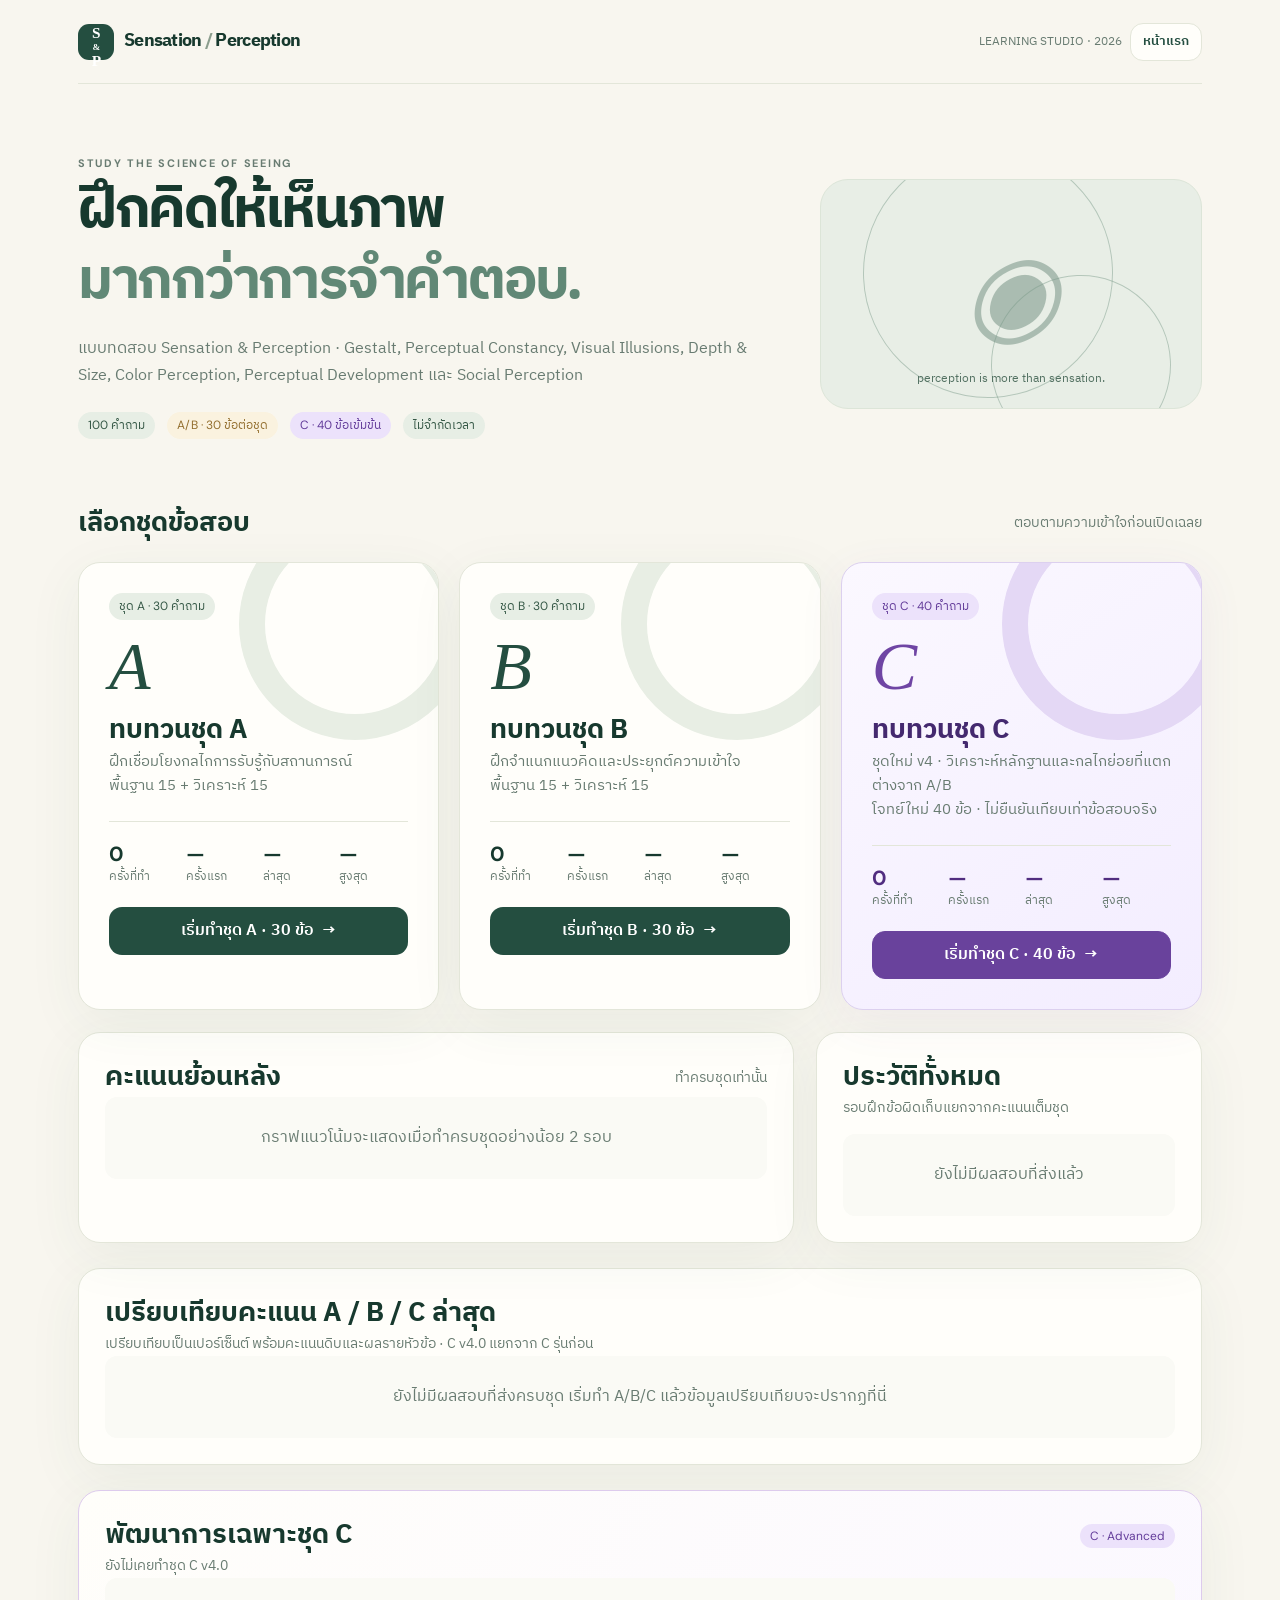
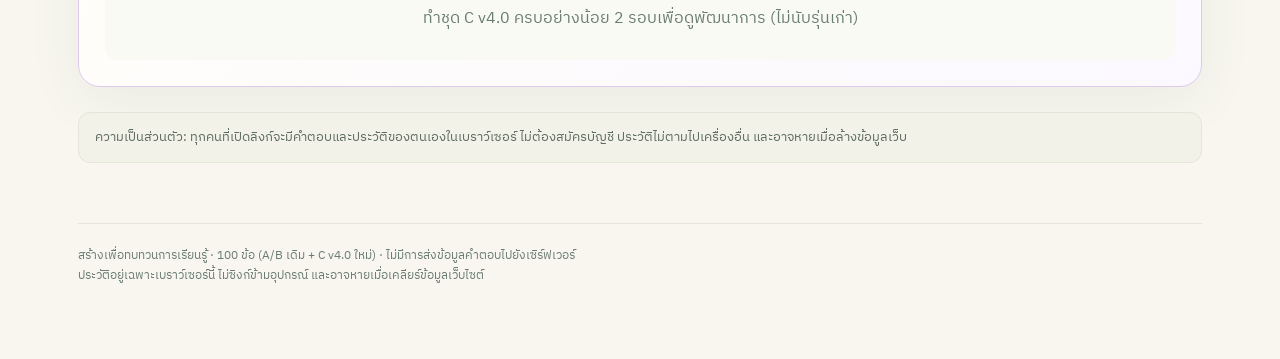
<file: sp-review-2026/index.html>
<!doctype html><html lang="th"><head><meta charset="utf-8"><meta name="viewport" content="width=device-width,initial-scale=1,viewport-fit=cover"><meta name="theme-color" content="#f8f6ef"><meta name="description" content="แบบฝึกหัด Sensation & Perception ชุด A/B และชุด C v4 ใหม่ 100 ข้อ พร้อมเฉลยเชิงกลไกและกราฟวิเคราะห์การเรียนรู้ บันทึกส่วนตัวในเครื่อง"><title>S&P Review · ฝึกคิดให้เห็นภาพ</title><link rel="stylesheet" href="./styles.css"></head><body><div id="app"><div class="boot">กำลังเตรียมข้อสอบ…</div></div><script src="./app.js" defer></script></body></html>
</file>
<file: sp-review-2026/styles.css>
@import url('https://fonts.googleapis.com/css2?family=IBM+Plex+Sans+Thai:wght@400;500;600;700&family=DM+Sans:wght@400;500;600;700&display=swap');
:root{--bg:#f8f6ef;--paper:#fffefa;--primary:#244e40;--deep:#17392e;--muted:#697c72;--mint:#ebf2e9;--soft:#f3f2e9;--border:#e3e6d9;--gold:#ca9b48;--red:#b55755;--blue:#6b8dab;--shadow:0 14px 55px #35594710;--radius:22px;--sans:'IBM Plex Sans Thai','Noto Sans Thai',Tahoma,sans-serif}
*{box-sizing:border-box}html{font-size:16px;scroll-behavior:smooth}body{margin:0;color:#293c33;background:var(--bg);font-family:var(--sans);line-height:1.65}button,input{font:inherit}button{cursor:pointer}button:disabled{cursor:not-allowed;opacity:.44}button:focus-visible,[tabindex]:focus-visible{outline:3px solid #b3a063;outline-offset:3px}h1,h2,h3,p{margin:0}h1{font-size:clamp(1.85rem,4.4vw,3.6rem);line-height:1.25;letter-spacing:-.04em;color:var(--deep)}h2{font-size:clamp(1.2rem,2.6vw,1.7rem);line-height:1.4;color:var(--deep)}h3{font-size:1.03rem;color:var(--deep)}.serif{font-family:Georgia,serif}.num{font-family:'DM Sans',system-ui,sans-serif;font-variant-numeric:tabular-nums}.muted{color:var(--muted)}.subtle{font-size:.86rem;color:var(--muted)}.kicker{text-transform:uppercase;letter-spacing:.16em;font:bold .68rem 'DM Sans',sans-serif;color:var(--muted)}.shell{max-width:1180px;margin:auto;padding:0 28px 72px}.top{height:84px;display:flex;justify-content:space-between;align-items:center;gap:18px;border-bottom:1px solid var(--border)}.brand{display:flex;align-items:center;gap:10px;font-size:1.12rem;font-weight:700;color:var(--deep);letter-spacing:-.04em}.mark{background:var(--primary);color:white;width:36px;height:36px;display:grid;place-items:center;border-radius:11px;font:700 .96rem Georgia}.top-right{display:flex;gap:8px;align-items:center}.top-tiny{font-size:.76rem;color:var(--muted)}.btn{display:inline-flex;align-items:center;justify-content:center;gap:8px;border-radius:13px;border:1px solid transparent;min-height:44px;padding:10px 17px;background:var(--primary);color:white;font-weight:600;transition:transform .15s,background .15s;text-align:center;white-space:normal}.btn:hover:not(:disabled){transform:translateY(-1px);background:var(--deep)}.btn.secondary{background:var(--paper);color:var(--primary);border-color:var(--border)}.btn.secondary:hover{background:#edf1e8}.btn.soft{background:#e6eee6;color:var(--deep)}.btn.ghost{background:transparent;color:var(--primary)}.btn.danger{background:#fff0ed;color:#9d4948;border:1px solid #eccac4}.btn.sm{min-height:38px;font-size:.83rem;padding:6px 12px}.btn.full{width:100%}.row{display:flex;align-items:center;gap:12px}.between{justify-content:space-between}.wrap{flex-wrap:wrap}.stack{display:flex;flex-direction:column;gap:16px}.hero{display:grid;grid-template-columns:1.3fr .7fr;gap:32px;padding:66px 0 34px;align-items:center}.hero-desc{font-size:1.03rem;color:var(--muted);max-width:690px;margin-top:18px}.hero-art{min-height:230px;background:#e8eee6;border:1px solid #dce5d8;border-radius:28px;position:relative;overflow:hidden;display:flex;align-items:center;justify-content:center}.orb{position:absolute;border:1px solid #78988877;border-radius:100%;width:250px;height:250px;transform:rotate(-24deg);left:42px;top:-32px}.orb:nth-child(2){width:180px;height:180px;left:170px;top:95px}.hero-glyph{font:italic 110px Georgia,serif;color:#27534152;line-height:1}.hero-quote{position:absolute;bottom:19px;font-size:.77rem;color:#537162}.section-head{margin:32px 0 19px}.cards{display:grid;grid-template-columns:repeat(2,minmax(0,1fr));gap:20px}.card{background:var(--paper);border:1px solid var(--border);border-radius:var(--radius);padding:26px;box-shadow:var(--shadow)}.set-card{position:relative;overflow:hidden;padding:30px}.set-card:before{content:'';position:absolute;right:-33px;top:-55px;width:180px;height:180px;border-radius:100%;border:26px solid #e8eee4}.set-letter{font:italic 68px Georgia,serif;color:var(--primary);line-height:1;margin:12px 0}.set-card p{color:var(--muted);font-size:.91rem}.stats{display:grid;grid-template-columns:repeat(4,minmax(0,1fr));gap:8px;margin:23px 0 20px;border-top:1px solid var(--border);padding-top:19px}.stat>div:first-child{font:700 1.28rem 'DM Sans',system-ui,sans-serif;color:var(--deep)}.stat>div:last-child{font-size:.75rem;color:var(--muted)}.tag{display:inline-flex;align-items:center;border-radius:30px;background:#e7eee5;padding:4px 10px;font:.75rem 'DM Sans',var(--sans);color:#355846}.tag.gold{background:#faf2df;color:#936f2f}.split-section{display:grid;grid-template-columns:1.3fr .7fr;gap:22px;margin-top:22px}.history{display:flex;flex-direction:column;gap:10px}.history-item{display:flex;align-items:center;justify-content:space-between;gap:10px;background:#fafaf4;border:1px solid var(--border);border-radius:12px;padding:12px 14px;text-align:left;width:100%;color:inherit}.history-item:hover{background:var(--mint)}.history-item .score{font-weight:700;color:var(--primary)}.dot{display:inline-block;width:9px;height:9px;border-radius:100%;background:var(--primary);margin-right:7px}.dot.b{background:#9d8057}.notice{font-size:.84rem;background:var(--soft);border:1px solid var(--border);padding:13px 16px;border-radius:12px;color:#5d6c61}.resume{margin-top:18px;background:#e8f0e7;border:1px solid #c4d8c8;border-radius:17px;padding:18px;display:flex;justify-content:space-between;align-items:center;gap:15px}.progress{height:8px;background:#e4e9df;border-radius:30px;overflow:hidden}.progress>div{height:100%;background:#4d8d72;transition:width .2s}.quiz-head{margin:32px 0 24px;display:flex;align-items:flex-start;gap:16px;justify-content:space-between}.quiz-layout{display:grid;grid-template-columns:minmax(0,1fr) 288px;gap:20px;align-items:start}.q-card{padding:30px}.question-num{font:.77rem 'DM Sans',sans-serif;color:var(--muted);letter-spacing:.11em;text-transform:uppercase}.question{font-size:clamp(1.13rem,2.1vw,1.38rem);font-weight:600;color:var(--deep);line-height:1.65;margin:17px 0 24px}.answers{display:grid;gap:11px}.answer{width:100%;display:flex;align-items:center;gap:14px;text-align:left;min-height:68px;padding:14px 16px;background:#fffefa;border:1.5px solid #dee4dc;border-radius:15px;color:#293c33;line-height:1.55}.answer:hover{background:#f4f8f2;border-color:#98b5a3}.answer.selected{background:#edf5eb;border-color:#3e8064;box-shadow:inset 0 0 0 1px #3e8064}.answer .letter{flex:none;width:32px;height:32px;border-radius:9px;background:#ecf0e9;display:grid;place-items:center;font-weight:700;color:var(--primary)}.answer.selected .letter{background:var(--primary);color:white}.confidence{background:#f7f7ef;border:1px solid var(--border);border-radius:14px;margin-top:23px;padding:16px}.conf-options{display:flex;gap:7px;flex-wrap:wrap;margin-top:10px}.chip{border:1px solid #dce3d8;background:white;color:#526b5e;border-radius:100px;padding:7px 13px;min-height:39px;font-size:.83rem}.chip.active{background:var(--primary);color:white;border-color:var(--primary)}.q-actions{display:flex;justify-content:space-between;gap:10px;margin-top:24px}.sidebar{position:sticky;top:20px;padding:20px}.sidebar h3{margin-bottom:6px}.q-grid{display:grid;grid-template-columns:repeat(6,minmax(0,1fr));gap:7px;margin:20px 0}.q-nav{height:39px;min-width:0;border-radius:9px;border:1px solid #dce3d8;background:#fafaf5;color:var(--muted);position:relative;font:.8rem 'DM Sans',sans-serif}.q-nav.done{background:#dbeae0;border-color:#b5d0bd;color:#215740}.q-nav.current{box-shadow:inset 0 0 0 2px #275b49;border-color:#275b49;color:#17392e}.q-nav .small-mark{position:absolute;top:-5px;right:-4px;background:#d3a451;color:white;border-radius:10px;font-size:9px;min-width:13px;height:13px;line-height:13px}.legend{display:flex;flex-wrap:wrap;gap:10px;color:var(--muted);font-size:.72rem}.legend span:before{content:'';display:inline-block;width:9px;height:9px;border-radius:3px;background:#dbeae0;margin-right:5px}.legend span:nth-child(2):before{background:#fafaf5;border:1px solid #ccd8cf}.legend span:nth-child(3):before{background:#d3a451}.banner{padding:10px 15px;background:#fff5dd;border:1px solid #efd8a3;border-radius:10px;color:#805d26;margin-top:14px;font-size:.85rem}.results-hero{text-align:center;padding:34px 24px;background:var(--paper);border:1px solid var(--border);border-radius:var(--radius);margin-top:26px}.big-score{font:700 clamp(3.7rem,10vw,6rem) 'DM Sans',sans-serif;color:var(--primary);line-height:1.2;margin:10px 0}.big-score small{font-size:.3em;color:var(--muted)}.result-meta{display:flex;gap:20px;align-items:center;justify-content:center;flex-wrap:wrap;color:var(--muted);font-size:.91rem}.section{margin-top:25px}.result-grid{display:grid;grid-template-columns:repeat(2,minmax(0,1fr));gap:18px}.bar-row{margin-top:14px}.bar-line{display:flex;justify-content:space-between;gap:7px;font-size:.84rem;line-height:1.5;margin-bottom:7px}.bar-line strong{font:600 .81rem 'DM Sans',sans-serif;white-space:nowrap;color:var(--deep)}.bar{height:12px;background:#eff0e9;border-radius:20px;overflow:hidden}.bar .fill{height:100%;background:#648a72}.bar .fill.alt{background:#9d8664}.bar .fill.bad{background:#bf8277}.stack-bar{display:flex;height:22px;overflow:hidden;border-radius:7px;background:#efefea;margin:17px 0}.stack-bar span{height:100%}.key{display:flex;flex-wrap:wrap;gap:7px 18px;font-size:.76rem;color:var(--muted)}.key i{display:inline-block;width:9px;height:9px;margin-right:5px;border-radius:2px}.trend{width:100%;height:180px;display:block;overflow:visible}.recommendation{border-left:3px solid #c1a065;padding:10px 15px;background:#faf8ef;border-radius:0 10px 10px 0;margin-top:12px}.recommendation strong{color:var(--deep)}.review-filter{display:flex;gap:8px;flex-wrap:wrap}.review-card{padding:22px;margin-top:14px}.review-card.ok{border-left:4px solid #729b7d}.review-card.no{border-left:4px solid #bc786b}.option-review{padding:10px 13px;margin-top:6px;border:1px solid var(--border);border-radius:9px;font-size:.89rem}.option-review.good{background:#e9f2e8;border-color:#b8d6bf}.option-review.bad{background:#fff0ea;border-color:#eac3b9}.source-label{font-size:.76rem;color:var(--muted);margin-top:12px}.empty{padding:28px;color:var(--muted);text-align:center;background:#fafaf5;border-radius:12px}.footer{margin-top:60px;border-top:1px solid var(--border);padding-top:22px;color:var(--muted);font-size:.78rem}.save-warning{position:fixed;bottom:15px;left:50%;transform:translateX(-50%);max-width:96vw;background:#714a2b;color:#fff;padding:12px 18px;border-radius:10px;z-index:30;box-shadow:var(--shadow);font-size:.82rem}.figure-media{margin:12px 0 24px;border-radius:16px;background:#f5f5ee;border:1px solid var(--border);padding:12px}.figure-media img{display:block;width:100%;height:auto;max-height:420px;object-fit:contain;border-radius:10px;background:#fff}.figure-media figcaption{margin-top:10px}.ext-link{display:inline-flex;align-items:center;gap:6px;font-size:.82rem;color:var(--primary);text-decoration:underline;text-underline-offset:2px}.image-note{margin-top:6px;line-height:1.5}.diagram{margin:12px auto 24px;border-radius:14px;background:#f5f5ee;border:1px solid var(--border);padding:12px;max-width:430px}.diagram svg{display:block;max-width:100%;height:auto;margin:auto}.boot{padding:15vh;text-align:center;color:var(--muted)}.link{border:0;padding:0;background:none;color:var(--primary);text-decoration:underline}.center{text-align:center}.pill{font-size:.78rem;padding:4px 10px;background:var(--mint);border-radius:50px;color:var(--primary)}
@media(max-width:900px){.hero{grid-template-columns:1fr}.hero-art{display:none}.quiz-layout{grid-template-columns:1fr}.sidebar{position:static;order:0}.q-grid{grid-template-columns:repeat(10,minmax(0,1fr))}.split-section{grid-template-columns:1fr}.hero{padding-top:48px}.result-grid{grid-template-columns:1fr}}
@media(max-width:620px){html{font-size:15px}.shell{padding:0 16px 52px}.top{height:67px}.top-tiny{display:none}.hero{padding-top:40px}.cards{grid-template-columns:1fr}.set-card,.card{padding:20px}.stats{gap:5px}.stat>div:first-child{font-size:1.1rem}.stat>div:last-child{font-size:.69rem}.quiz-head{flex-wrap:wrap;margin:23px 0 13px}.quiz-head>div:last-child{width:100%;justify-content:space-between}.q-card{padding:19px}.question{font-size:1.08rem}.answer{padding:12px;min-height:60px}.answer .letter{width:29px;height:29px}.sidebar{padding:18px}.q-grid{grid-template-columns:repeat(6,minmax(0,1fr));gap:6px}.q-actions{gap:8px}.q-actions .btn{padding:9px 12px;font-size:.88rem}.resume{flex-direction:column;align-items:stretch}.top-right .btn{font-size:.78rem}.result-meta{gap:8px 16px}.review-card{padding:17px}.figure-media img{max-height:280px}}
@media(prefers-reduced-motion:reduce){*,*:before,*:after{transition:none!important;scroll-behavior:auto!important}}

/* Source-linked visual stimuli: original artwork when available, local SVG diagrams as graceful fallback. */
.image-stage{position:relative;display:grid;place-items:center;min-height:175px;border:1px solid #e7e9dd;border-radius:12px;overflow:hidden;background:#fffefa}
.image-stage .local-vector{width:100%;max-height:380px;height:auto;display:block;aspect-ratio:560 / 300}
.image-stage .online-figure{display:none;width:100%;max-height:380px;object-fit:contain;border-radius:9px}
.image-stage.remote-ready .online-figure{display:block}
.image-stage.remote-ready .local-vector{display:none}
.figure-media{max-width:670px;margin:14px auto 25px;padding:12px}
.figure-media figcaption{display:flex;flex-wrap:wrap;justify-content:space-between;gap:6px 16px;align-items:start}
.figure-media .image-note{width:100%;font-size:.74rem}
.figure-media .media-credit{font-size:.76rem}
.media-zoom{position:absolute;right:10px;bottom:10px;z-index:1;padding:5px 10px;border:1px solid #dde8dc;border-radius:10px;background:#fffefaeb;color:#244b3d;font-size:.8rem;font-weight:600}
.media-zoom:hover{background:#e7f0e5}
.image-dialog{width:min(94vw,920px);max-height:90dvh;border:1px solid #dce7dc;border-radius:18px;box-shadow:0 18px 65px #0b261c44;padding:18px;background:#fffefa;color:#244b3d}
.image-dialog::backdrop{background:#082820a8}
.image-dialog .zoom-head{display:flex;justify-content:space-between;align-items:center;gap:15px;margin-bottom:12px}
.image-dialog .zoom-body svg{width:100%;max-height:70dvh;height:auto}
.image-dialog .zoom-body{display:grid;place-items:center}
@media(max-width:620px){.figure-media{padding:8px;margin:10px auto 20px}.image-stage{min-height:145px}.image-stage .local-vector{max-height:300px}.image-dialog{padding:12px}}

/* v2.0 mobile-first navigation + real Wikimedia original image policy */
@media(max-width:900px){.q-card{order:0}.sidebar{order:1;position:static}.quiz-layout{display:flex;flex-direction:column;gap:16px}.quiz-layout>.card{width:100%}}
@media(max-width:620px){.quiz-head{margin-top:16px}.q-card,.sidebar{scroll-margin-top:10px}.q-actions{position:relative}.q-actions .btn{min-height:48px;min-width:103px}.question{font-size:1.13rem;line-height:1.65}}
.image-stage .online-figure{display:block;width:100%;max-height:420px;object-fit:contain}
.image-stage .media-fail{display:none;text-align:center;padding:26px 12px;color:#77572f;font-size:.85rem}
.image-stage.remote-unavailable .online-figure{display:none}
.image-stage.remote-unavailable .media-fail{display:block}
.image-stage .local-vector{display:none!important}
.image-dialog .zoom-body img{max-width:100%;max-height:72dvh;object-fit:contain}
.dot.c{background:#56799c}
.cards{grid-template-columns:repeat(3,minmax(0,1fr))}
@media(max-width:960px){.cards{grid-template-columns:repeat(2,minmax(0,1fr))}}
@media(max-width:620px){.cards{grid-template-columns:1fr}}

/* Approved C v4.0: multiple authentic Commons images in one item. */
.figure-gallery{display:grid;grid-template-columns:1fr;gap:12px;min-width:0}
.figure-gallery.multi{grid-template-columns:repeat(2,minmax(0,1fr))}
.figure-gallery.multi .figure-media{max-width:100%;width:100%;margin:10px 0 16px}
.figure-gallery.multi .image-stage{min-height:150px}
.figure-gallery.multi .online-figure{max-height:290px}
@media(max-width:620px){.figure-gallery.multi{grid-template-columns:1fr}.figure-gallery.multi .online-figure{max-height:270px}}

/* v4.1 · Dedicated Advanced C identity. A/B retain their existing design. */
.set-card.set-c{background:linear-gradient(145deg,#fbf8ff 0%,#f3edff 100%);border-color:#dcd0ef;box-shadow:0 12px 48px #6c4aa111}
.set-card.set-c:before{border-color:#e4d8f5}
.set-card.set-c .set-letter{color:#6f45a4}
.set-card.set-c h2{color:#44296f}
.set-card.set-c .tag,.tag-purple{background:#ece2fb;color:#633c9a}
.set-card.set-c .btn{background:#69429c;border-color:#69429c;color:#fff}
.set-card.set-c .btn:hover{background:#4f2a81}
.set-card.set-c .stat>div:first-child{color:#512d80}
body[data-exam-set="C"]{--primary:#68419b;--deep:#3c255e;--muted:#736681;--mint:#f0e9fa;--soft:#f7f1fc;--border:#e4d9ed;--bg:#f9f6fd;--shadow:0 14px 55px #6b428b11;color:#382a49}
body[data-exam-set="C"] .mark{background:#68419b}
body[data-exam-set="C"] .btn:hover:not(:disabled){background:#4f2a81}
body[data-exam-set="C"] .btn.secondary:hover{background:#f0e9fa}
body[data-exam-set="C"] .progress{background:#e9ddf3}
body[data-exam-set="C"] .progress>div{background:#8456b4}
body[data-exam-set="C"] .answer{background:#fffefd;border-color:#e4dbea;color:#3c2b52}
body[data-exam-set="C"] .answer:hover{background:#f9f4ff;border-color:#b39acd}
body[data-exam-set="C"] .answer.selected{background:#efe5fb;border-color:#7a4dab;box-shadow:inset 0 0 0 1px #7a4dab}
body[data-exam-set="C"] .answer .letter{background:#f1e9f9;color:#6e469c}
body[data-exam-set="C"] .answer.selected .letter{background:#7347a8;color:#fff}
body[data-exam-set="C"] .confidence{background:#faf6ff}
body[data-exam-set="C"] .q-nav.done{background:#ede2f7;border-color:#c5aedb;color:#573483}
body[data-exam-set="C"] .q-nav.current{box-shadow:inset 0 0 0 2px #7449a4;border-color:#7449a4;color:#4b2a72}
body[data-exam-set="C"] .legend span:first-child:before{background:#ede2f7}
body[data-exam-set="C"] .big-score{color:#68419b}
body[data-exam-set="C"] .bar .fill{background:#8456b4}
body[data-exam-set="C"] .pill{background:#efe6f8}
body[data-exam-set="C"] .figure-media{background:#f8f4fc}
body[data-exam-set="C"] .media-zoom{color:#5a3988;border-color:#d9c4ea}
body[data-exam-set="C"] .media-zoom:hover{background:#eee2fb}
body[data-exam-set="C"] .image-dialog{color:#4b2a72}
.dot.c{background:#7950ad}
.c-growth{border-color:#ddcbed;background:linear-gradient(125deg,#fffefa,#fbf8ff)}
.score-compare{margin-top:16px}
.compare-overview{display:grid;grid-template-columns:repeat(3,minmax(0,1fr));gap:13px}
.compare-item{border:1px solid var(--border);border-radius:14px;padding:14px;background:#fbfaf6;min-width:0}
.compare-item.compare-a{--compare-color:#426f59}
.compare-item.compare-b{--compare-color:#ab8956}
.compare-item.compare-c{--compare-color:#7950ad;background:#faf7ff;border-color:#e3d8ef}
.compare-big{font:700 1.65rem 'DM Sans',system-ui,sans-serif;color:var(--compare-color);margin:7px 0}
.compare-track{height:9px;overflow:hidden;background:#edece9;border-radius:99px}
.compare-track i{display:block;height:100%;border-radius:99px;background:var(--compare-color)}
.compare-note{margin:12px 0;line-height:1.65}
.compare-table-wrap{overflow-x:auto;width:100%}
.compare-table{width:100%;border-collapse:collapse;min-width:525px;font-size:.86rem}
.compare-table th{background:#f1f0ed;padding:12px 10px;text-align:center}
.compare-table th:first-child,.compare-table td:first-child{text-align:left}
.compare-table .compare-th-c{background:#eee5f9;color:#5e398d}
.compare-table td{padding:10px 9px;text-align:center;border-top:1px solid var(--border)}
.compare-table td:nth-child(4){color:#68419b;font-weight:600}
.compare-detail{white-space:nowrap;font-size:.76rem;color:#6d7470;font-weight:400}
@media(max-width:620px){.compare-overview{gap:7px}.compare-item{padding:9px 8px}.compare-item .row{display:block}.compare-big{font-size:1.33rem}.compare-item .subtle{font-size:.73rem}}
</file>
